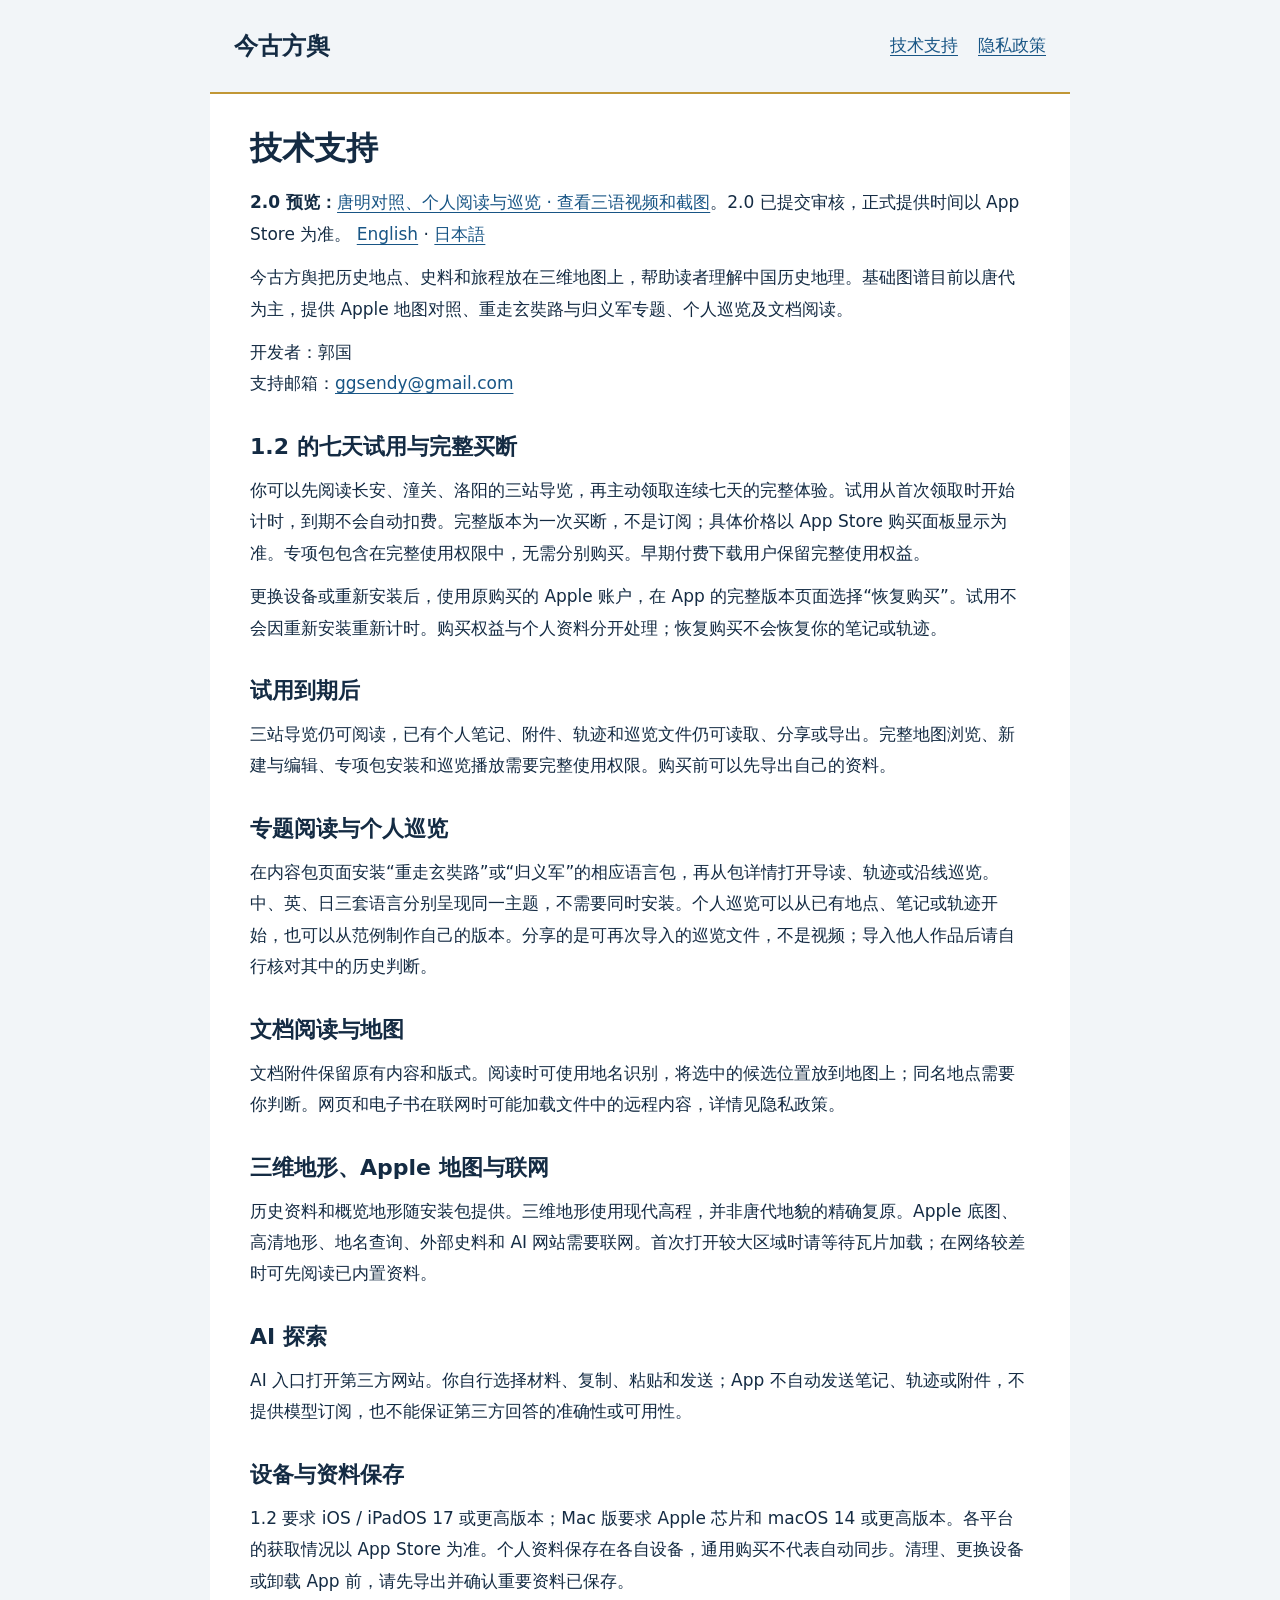
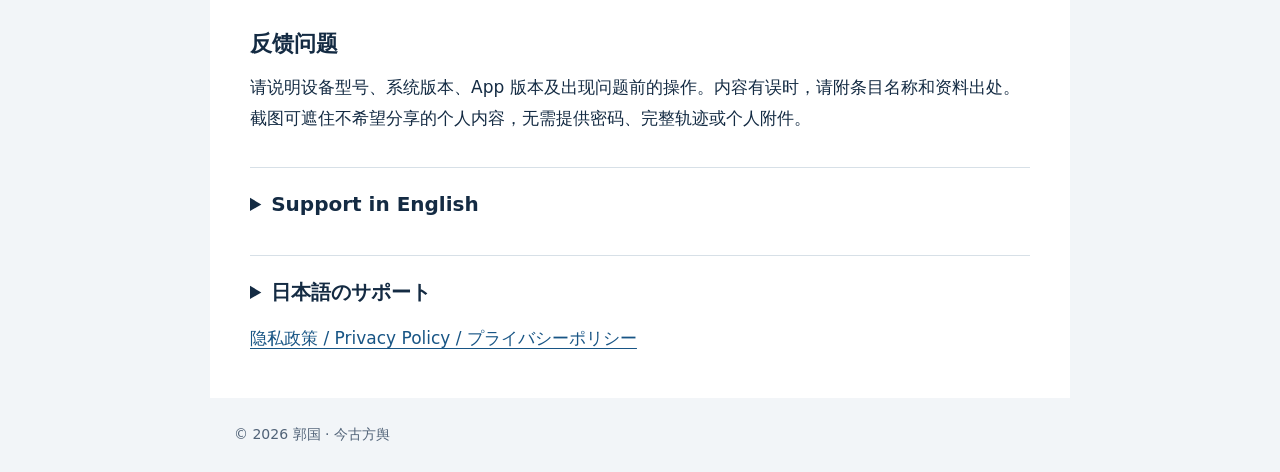
<file: index.html>
<!doctype html>
<html lang="zh-Hans"><head><meta charset="utf-8"><meta name="viewport" content="width=device-width,initial-scale=1"><title>今古方舆 · 技术支持</title><meta name="description" content="今古方舆历史地图、专题阅读、个人巡览与七天试用的使用帮助。"><link rel="stylesheet" href="style.css"></head>
<body><header><strong>今古方舆</strong><nav aria-label="网站导航"><a href="index.html" aria-current="page">技术支持</a><a href="privacy.html">隐私政策</a></nav></header><main>
<h1>技术支持</h1><p><strong>2.0 预览：</strong><a href="v2.html?lang=zh-Hans">唐明对照、个人阅读与巡览 · 查看三语视频和截图</a>。2.0 已提交审核，正式提供时间以 App Store 为准。 <a href="v2.html?lang=en">English</a> · <a href="v2.html?lang=ja">日本語</a></p>
<p>今古方舆把历史地点、史料和旅程放在三维地图上，帮助读者理解中国历史地理。基础图谱目前以唐代为主，提供 Apple 地图对照、重走玄奘路与归义军专题、个人巡览及文档阅读。</p>
<p>开发者：郭国<br>支持邮箱：<a href="mailto:ggsendy@gmail.com">ggsendy@gmail.com</a></p>
<h2>1.2 的七天试用与完整买断</h2><p>你可以先阅读长安、潼关、洛阳的三站导览，再主动领取连续七天的完整体验。试用从首次领取时开始计时，到期不会自动扣费。完整版本为一次买断，不是订阅；具体价格以 App Store 购买面板显示为准。专项包包含在完整使用权限中，无需分别购买。早期付费下载用户保留完整使用权益。</p>
<p>更换设备或重新安装后，使用原购买的 Apple 账户，在 App 的完整版本页面选择“恢复购买”。试用不会因重新安装重新计时。购买权益与个人资料分开处理；恢复购买不会恢复你的笔记或轨迹。</p>
<h2>试用到期后</h2><p>三站导览仍可阅读，已有个人笔记、附件、轨迹和巡览文件仍可读取、分享或导出。完整地图浏览、新建与编辑、专项包安装和巡览播放需要完整使用权限。购买前可以先导出自己的资料。</p>
<h2>专题阅读与个人巡览</h2><p>在内容包页面安装“重走玄奘路”或“归义军”的相应语言包，再从包详情打开导读、轨迹或沿线巡览。中、英、日三套语言分别呈现同一主题，不需要同时安装。个人巡览可以从已有地点、笔记或轨迹开始，也可以从范例制作自己的版本。分享的是可再次导入的巡览文件，不是视频；导入他人作品后请自行核对其中的历史判断。</p>
<h2>文档阅读与地图</h2><p>文档附件保留原有内容和版式。阅读时可使用地名识别，将选中的候选位置放到地图上；同名地点需要你判断。网页和电子书在联网时可能加载文件中的远程内容，详情见隐私政策。</p>
<h2>三维地形、Apple 地图与联网</h2><p>历史资料和概览地形随安装包提供。三维地形使用现代高程，并非唐代地貌的精确复原。Apple 底图、高清地形、地名查询、外部史料和 AI 网站需要联网。首次打开较大区域时请等待瓦片加载；在网络较差时可先阅读已内置资料。</p>
<h2>AI 探索</h2><p>AI 入口打开第三方网站。你自行选择材料、复制、粘贴和发送；App 不自动发送笔记、轨迹或附件，不提供模型订阅，也不能保证第三方回答的准确性或可用性。</p>
<h2>设备与资料保存</h2><p>1.2 要求 iOS / iPadOS 17 或更高版本；Mac 版要求 Apple 芯片和 macOS 14 或更高版本。各平台的获取情况以 App Store 为准。个人资料保存在各自设备，通用购买不代表自动同步。清理、更换设备或卸载 App 前，请先导出并确认重要资料已保存。</p>
<h2>反馈问题</h2><p>请说明设备型号、系统版本、App 版本及出现问题前的操作。内容有误时，请附条目名称和资料出处。截图可遮住不希望分享的个人内容，无需提供密码、完整轨迹或个人附件。</p>
<details lang="en"><summary>Support in English</summary>
<p>Jinggu Fangyu connects Chinese history with places, sources and journeys on a 3D map. The base atlas currently focuses on the Tang period. Xuanzang and Guiyi Army topic packs are available in Chinese, English and Japanese; some base-atlas sources and sections remain in Chinese.</p>
<p>Version 1.2 offers a free three-stop guide to Chang'an, Tongguan and Luoyang. You may actively claim a seven-day full-access trial. It runs for seven consecutive days from the original claim and does not automatically charge you. Full access is a one-time purchase, not a subscription. Topic packs are included. Earlier paid-app customers keep full access. Prices appear in the App Store purchase sheet.</p>
<p>To restore access, use the Apple Account used for the original purchase and choose Restore Purchases on the full-access screen. Reinstalling does not restart the trial. Restoring purchases does not restore personal files. After a trial ends, you can still read, share and export saved notes, attachments, tracks and tour files. Full map access, creating or editing content, installing packs and playing tours require full access.</p>
<p>Install the desired language of a topic pack from the content-pack screen. Open its notes, routes or tours from the pack details. Create personal tours from places, notes or tracks, or adapt an existing example. A shared tour is an importable file, not a rendered video. Check historical claims before adopting them.</p>
<p>Documents retain their original presentation. Optional place recognition helps you locate names while reading; you choose between ambiguous matches. Web and ebook files may load remote content when online. Historical materials and overview terrain are included in the app. Apple Maps, detailed terrain, place-name lookups and external websites need a connection. Terrain uses modern elevation data. AI exploration opens third-party websites, and you decide what to copy, paste and send.</p>
<p>Version 1.2 requires iOS / iPadOS 17 or later; the Mac app requires Apple silicon and macOS 14 or later. Platform availability is shown in the App Store. Personal files are stored on each device and do not automatically sync. Export important files before removing the app or changing devices.</p>
<p>Contact Guo Guo at <a href="mailto:ggsendy@gmail.com">ggsendy@gmail.com</a>. Include your device, OS and app version, the steps that caused the issue, and source references for content corrections. Do not send passwords or unrelated personal files.</p></details>
<details lang="ja"><summary>日本語のサポート</summary>
<p>今古方輿は、中国の歴史を場所・史料・旅程と結びつける3D地図アプリです。基本図譜は現在、唐代を中心に収録しています。玄奘と帰義軍のテーマ別パックは中国語・英語・日本語に対応します。基本図譜の一部の史料や欄には中国語が残ります。</p>
<p>1.2では長安・潼関・洛陽の3地点ガイドを無料で読めます。ご自身で開始すると、最初に受け取った日時から連続7日間、完全版を試用できます。終了時の自動課金はありません。完全版は買い切りで、定期購読ではありません。テーマ別パックも含まれます。以前の有料版を購入した方は完全版を引き続き利用できます。価格はApp Storeの購入画面でご確認ください。</p>
<p>再インストールや端末変更後は、購入時のApple Accountで完全版の画面から「購入を復元」を選びます。再インストールしても試用期間は再開しません。購入の復元と個人資料の復元は別です。試用終了後も、保存済みのメモ・添付ファイル・軌跡・巡覧ファイルの閲覧、共有、書き出しは可能です。完全な地図操作、新規作成・編集、パックの追加、巡覧の再生には完全版の利用権が必要です。</p>
<p>コンテンツパックの画面で玄奘または帰義軍の言語を選び、追加したパックの詳細から解説・軌跡・巡覧を開きます。個人巡覧は場所、メモ、軌跡から作成でき、既存の例を編集することもできます。共有するのは再読み込みできるファイルであり、動画ではありません。歴史的な判断は利用者ご自身で確認してください。</p>
<p>文書は元の内容と体裁を保って表示します。閲覧中の地名認識は任意で、同名候補はご自身で選びます。ウェブ文書や電子書籍はオンライン時に外部コンテンツを読み込む場合があります。歴史資料と広域地形はアプリに含まれ、Appleの地図、詳細地形、地名検索、外部サイトは通信が必要です。地形は現在の標高に基づきます。AI探索は第三者のサイトを開く機能で、コピー・貼り付け・送信は利用者が行います。</p>
<p>1.2はiOS / iPadOS 17以降、Mac版はAppleシリコンとmacOS 14以降に対応します。配信状況はApp Storeでご確認ください。個人資料は各端末に保存され、自動同期されません。端末変更や削除の前に、大切な資料を書き出してください。</p>
<p>お問い合わせは郭国：<a href="mailto:ggsendy@gmail.com">ggsendy@gmail.com</a>。機種、OS・アプリのバージョン、問題が起きた操作をお知らせください。内容の訂正には項目名と出典を添えてください。パスワードや不要な個人資料は送らないでください。</p></details>
<p><a href="privacy.html">隐私政策 / Privacy Policy / プライバシーポリシー</a></p>
</main><footer>© 2026 郭国 · 今古方舆</footer></body></html>
</file>
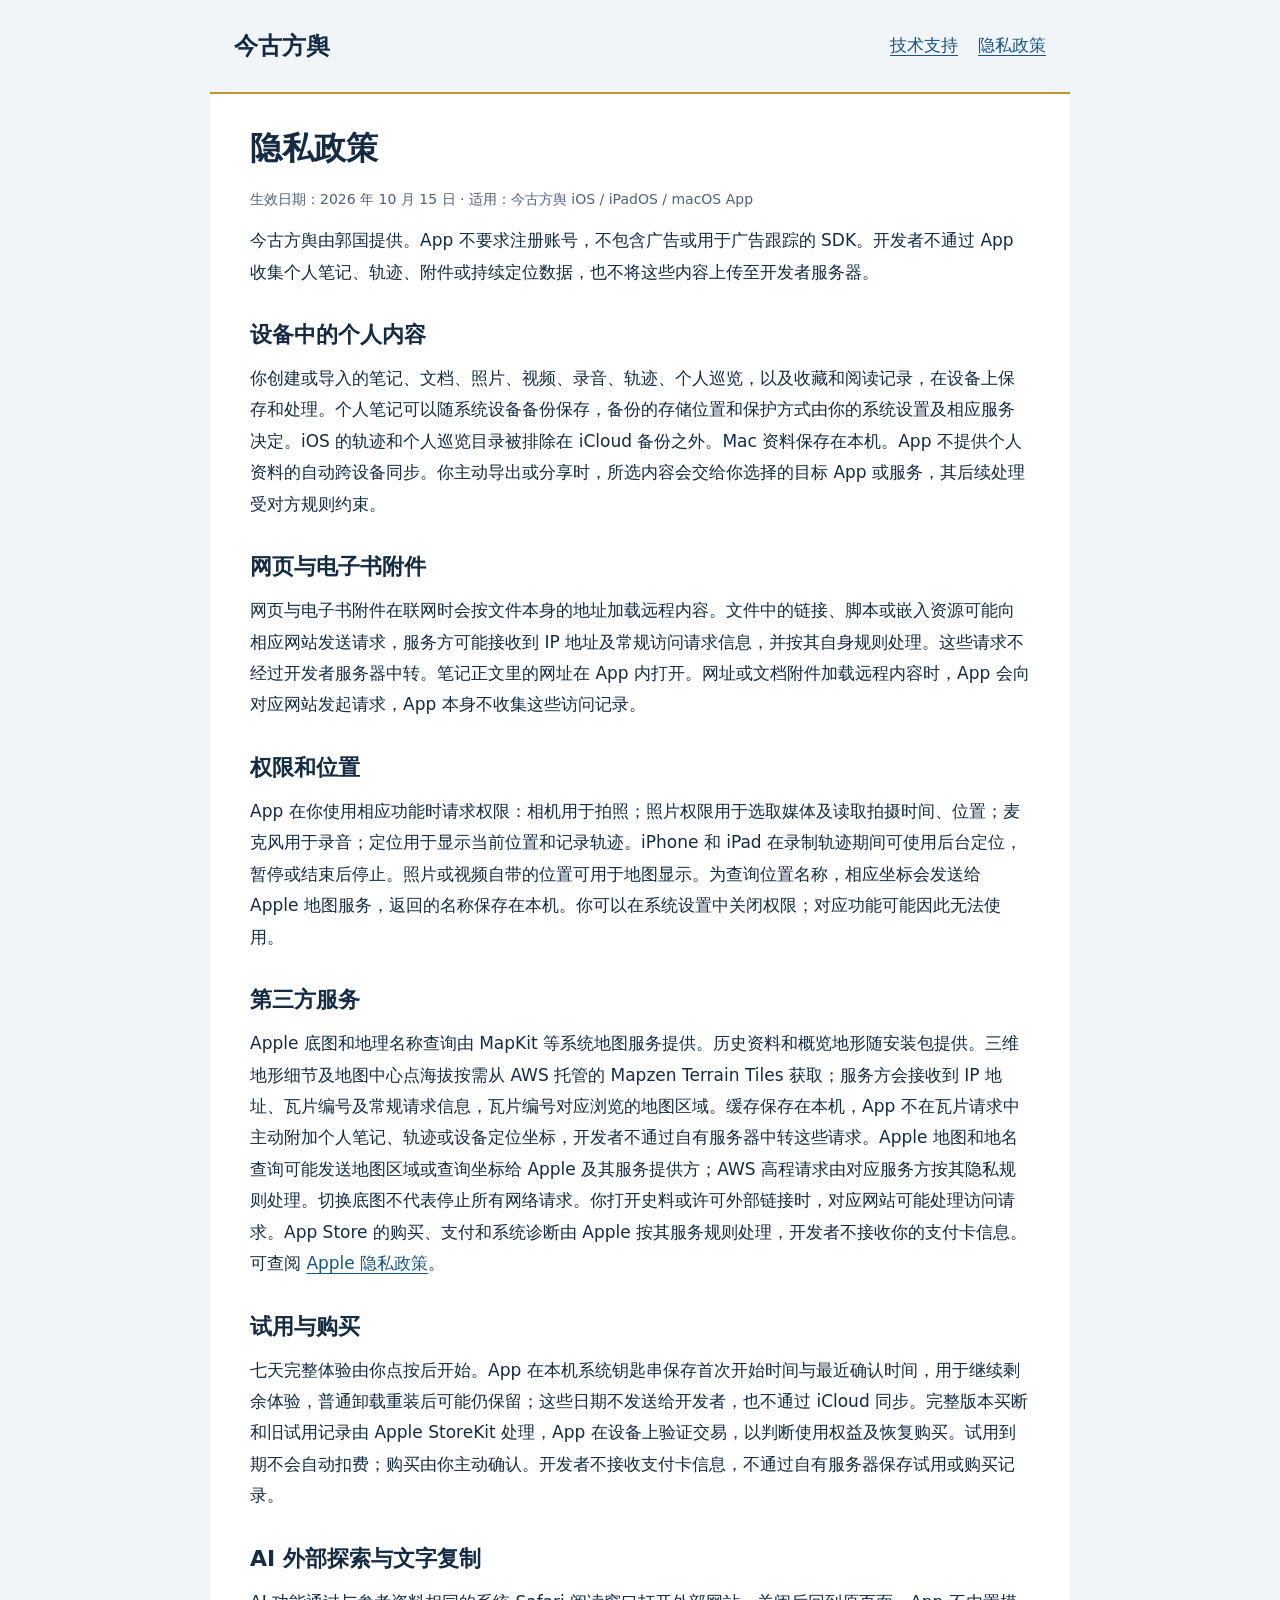
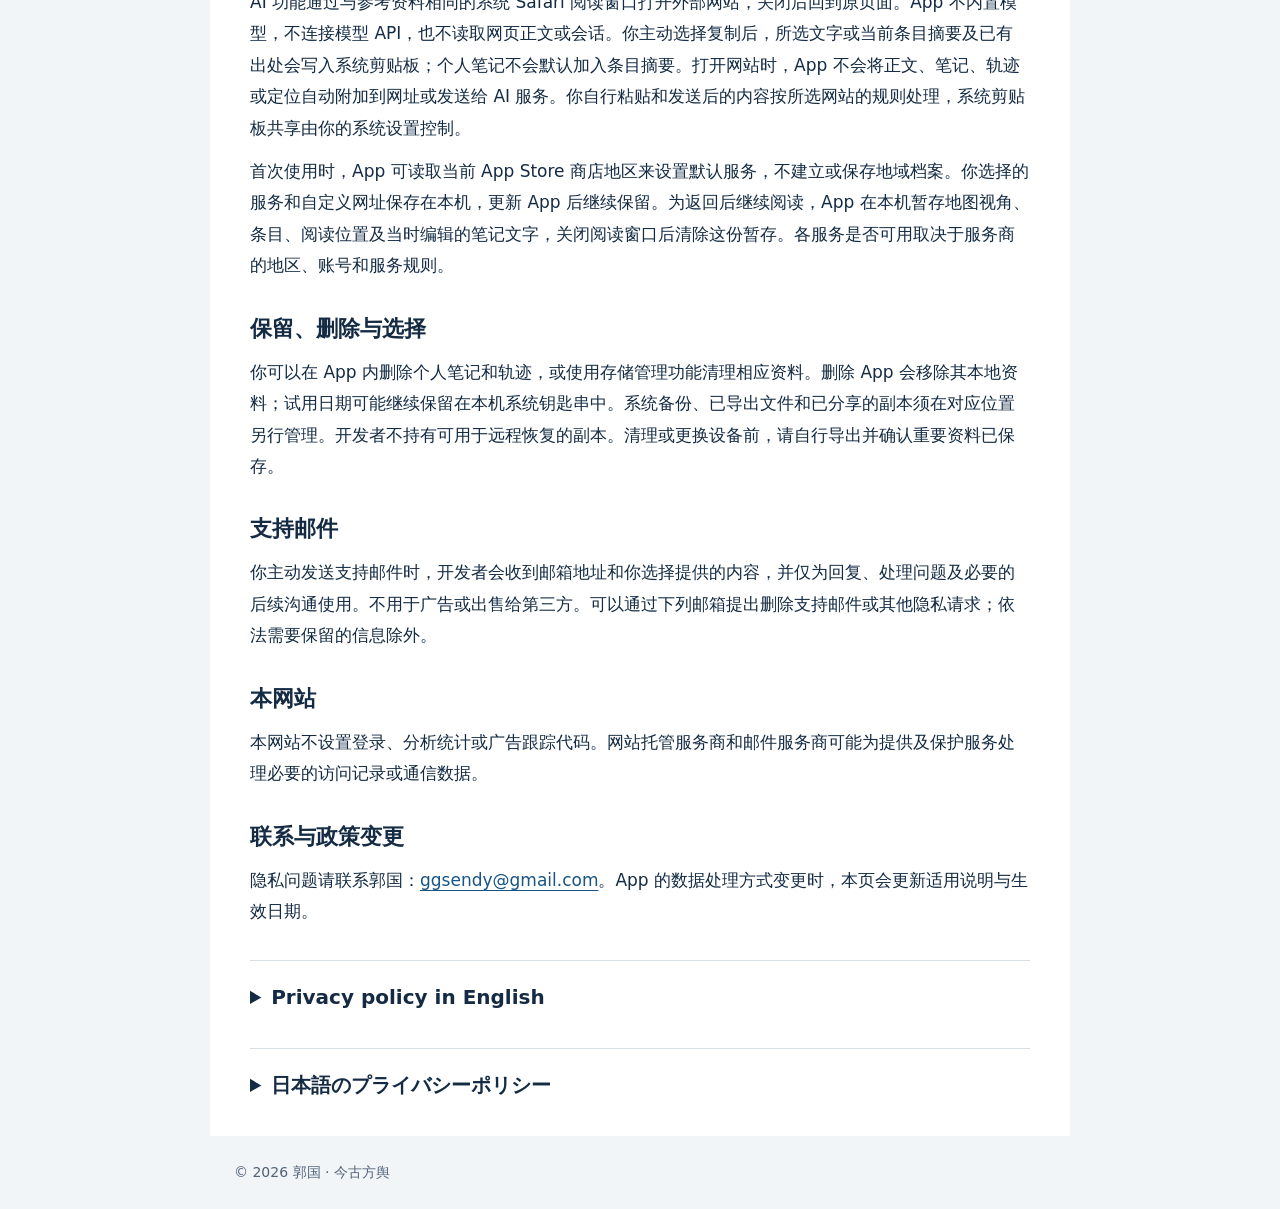
<file: privacy.html>
<!doctype html><html lang="zh-Hans"><head><meta charset="utf-8"><meta name="viewport" content="width=device-width,initial-scale=1"><title>今古方舆 · 隐私政策</title><meta name="description" content="今古方舆对个人笔记、轨迹、附件和设备权限的处理说明。"><link rel="stylesheet" href="style.css"></head><body><header><strong>今古方舆</strong><nav aria-label="网站导航"><a href="index.html">技术支持</a><a href="privacy.html" aria-current="page">隐私政策</a></nav></header><main><h1>隐私政策</h1><p class="meta">生效日期：2026 年 10 月 15 日 · 适用：今古方舆 iOS / iPadOS / macOS App</p><p>今古方舆由郭国提供。App 不要求注册账号，不包含广告或用于广告跟踪的 SDK。开发者不通过 App 收集个人笔记、轨迹、附件或持续定位数据，也不将这些内容上传至开发者服务器。</p><h2>设备中的个人内容</h2><p>你创建或导入的笔记、文档、照片、视频、录音、轨迹、个人巡览，以及收藏和阅读记录，在设备上保存和处理。个人笔记可以随系统设备备份保存，备份的存储位置和保护方式由你的系统设置及相应服务决定。iOS 的轨迹和个人巡览目录被排除在 iCloud 备份之外。Mac 资料保存在本机。App 不提供个人资料的自动跨设备同步。你主动导出或分享时，所选内容会交给你选择的目标 App 或服务，其后续处理受对方规则约束。</p><h2>网页与电子书附件</h2><p>网页与电子书附件在联网时会按文件本身的地址加载远程内容。文件中的链接、脚本或嵌入资源可能向相应网站发送请求，服务方可能接收到 IP 地址及常规访问请求信息，并按其自身规则处理。这些请求不经过开发者服务器中转。笔记正文里的网址在 App 内打开。网址或文档附件加载远程内容时，App 会向对应网站发起请求，App 本身不收集这些访问记录。</p><h2>权限和位置</h2><p>App 在你使用相应功能时请求权限：相机用于拍照；照片权限用于选取媒体及读取拍摄时间、位置；麦克风用于录音；定位用于显示当前位置和记录轨迹。iPhone 和 iPad 在录制轨迹期间可使用后台定位，暂停或结束后停止。照片或视频自带的位置可用于地图显示。为查询位置名称，相应坐标会发送给 Apple 地图服务，返回的名称保存在本机。你可以在系统设置中关闭权限；对应功能可能因此无法使用。</p><h2>第三方服务</h2><p>Apple 底图和地理名称查询由 MapKit 等系统地图服务提供。历史资料和概览地形随安装包提供。三维地形细节及地图中心点海拔按需从 AWS 托管的 Mapzen Terrain Tiles 获取；服务方会接收到 IP 地址、瓦片编号及常规请求信息，瓦片编号对应浏览的地图区域。缓存保存在本机，App 不在瓦片请求中主动附加个人笔记、轨迹或设备定位坐标，开发者不通过自有服务器中转这些请求。Apple 地图和地名查询可能发送地图区域或查询坐标给 Apple 及其服务提供方；AWS 高程请求由对应服务方按其隐私规则处理。切换底图不代表停止所有网络请求。你打开史料或许可外部链接时，对应网站可能处理访问请求。App Store 的购买、支付和系统诊断由 Apple 按其服务规则处理，开发者不接收你的支付卡信息。可查阅 <a href="https://www.apple.com/legal/privacy/">Apple 隐私政策</a>。</p><h2>试用与购买</h2><p>七天完整体验由你点按后开始。App 在本机系统钥匙串保存首次开始时间与最近确认时间，用于继续剩余体验，普通卸载重装后可能仍保留；这些日期不发送给开发者，也不通过 iCloud 同步。完整版本买断和旧试用记录由 Apple StoreKit 处理，App 在设备上验证交易，以判断使用权益及恢复购买。试用到期不会自动扣费；购买由你主动确认。开发者不接收支付卡信息，不通过自有服务器保存试用或购买记录。</p><h2>AI 外部探索与文字复制</h2><p>AI 功能通过与参考资料相同的系统 Safari 阅读窗口打开外部网站，关闭后回到原页面。App 不内置模型，不连接模型 API，也不读取网页正文或会话。你主动选择复制后，所选文字或当前条目摘要及已有出处会写入系统剪贴板；个人笔记不会默认加入条目摘要。打开网站时，App 不会将正文、笔记、轨迹或定位自动附加到网址或发送给 AI 服务。你自行粘贴和发送后的内容按所选网站的规则处理，系统剪贴板共享由你的系统设置控制。</p><p>首次使用时，App 可读取当前 App Store 商店地区来设置默认服务，不建立或保存地域档案。你选择的服务和自定义网址保存在本机，更新 App 后继续保留。为返回后继续阅读，App 在本机暂存地图视角、条目、阅读位置及当时编辑的笔记文字，关闭阅读窗口后清除这份暂存。各服务是否可用取决于服务商的地区、账号和服务规则。</p><h2>保留、删除与选择</h2><p>你可以在 App 内删除个人笔记和轨迹，或使用存储管理功能清理相应资料。删除 App 会移除其本地资料；试用日期可能继续保留在本机系统钥匙串中。系统备份、已导出文件和已分享的副本须在对应位置另行管理。开发者不持有可用于远程恢复的副本。清理或更换设备前，请自行导出并确认重要资料已保存。</p><h2>支持邮件</h2><p>你主动发送支持邮件时，开发者会收到邮箱地址和你选择提供的内容，并仅为回复、处理问题及必要的后续沟通使用。不用于广告或出售给第三方。可以通过下列邮箱提出删除支持邮件或其他隐私请求；依法需要保留的信息除外。</p><h2>本网站</h2><p>本网站不设置登录、分析统计或广告跟踪代码。网站托管服务商和邮件服务商可能为提供及保护服务处理必要的访问记录或通信数据。</p><h2>联系与政策变更</h2><p>隐私问题请联系郭国：<a href="mailto:ggsendy@gmail.com">ggsendy@gmail.com</a>。App 的数据处理方式变更时，本页会更新适用说明与生效日期。</p><details lang="en"><summary>Privacy policy in English</summary><p>Effective October 15, 2026. This policy covers the iOS, iPadOS and macOS apps. Jinggu Fangyu is provided by Guo Guo. No account is required. The app has no ads or advertising tracking SDKs. It does not upload personal notes, tracks, attachments or ongoing location records to developer servers.</p><p>Your notes, imported documents, media, tracks, personal tours, bookmarks and reading history are stored and processed on your device. Notes may be included in system device backups under your system and service settings. On iOS, the tracks and personal tours directories are excluded from iCloud backup. Mac data is stored locally. The app does not automatically sync personal data across devices. Files you choose to export or share are handled by the destination app or service.</p><p>When online, web and ebook attachments may load remote content from addresses contained in the files. Links, scripts or embedded resources in a file may send requests to the relevant websites. Those providers may receive your IP address and normal request information and handle them under their own policies. These requests are not relayed through developer servers. Web addresses in note text open inside the app. When a web address or document attachment loads remote content, the app sends requests to the relevant websites. The app itself does not collect a record of these visits.</p><p>Camera, photo library, microphone and location permissions are requested for the related functions. Location supports showing your position and recording tracks, including background recording on iPhone and iPad while a track is active. Recording pauses or ends when you choose those actions. Media may contain capture dates and locations. Coordinates are sent to Apple Maps to look up place names, which are then stored locally. You can revoke permissions in system settings.</p><p>Apple MapKit and system map services provide Apple basemaps and place-name lookups. Historical materials and overview terrain are included with the app. Detailed terrain and map-center elevation use Mapzen Terrain Tiles hosted on AWS. The provider receives the IP address, tile identifiers and normal request information; tile identifiers correspond to the viewed map area. Cached data stays on the device. The app does not add personal notes, tracks or device location coordinates to tile requests, and the developer does not relay them through developer servers. Apple map and place-name requests may include map regions or lookup coordinates. Each provider handles requests under its own privacy rules. Switching basemaps does not stop all network requests. External source links lead to websites with their own policies. Apple handles App Store purchases, payments and system diagnostics; the developer does not receive payment card details. See <a href="https://www.apple.com/legal/privacy/">Apple's Privacy Policy</a>.</p><p>The seven-day trial starts when you tap to activate it. The app stores the original start date and the latest observed date in the system keychain on this device to preserve the remaining trial. These dates may remain after uninstalling and reinstalling the app. They are not sent to the developer or synced through iCloud. Apple StoreKit handles the one-time full unlock and earlier trial transactions, which the app verifies on your device to determine access and restore purchases. The trial never charges automatically. Purchases require your action. The developer does not receive payment card details or store trial or purchase records on developer servers.</p><p>AI exploration opens external websites in the same system Safari reading window used for source references. Closing the window returns to the previous page. The app does not include a model, connect to model APIs, or read webpage content or conversations. Only when you choose to copy does the app place selected text, or the current entry summary and existing source references, on the system clipboard. Personal notes are not included in entry summaries by default. Opening a website does not automatically send or add text, notes, tracks, or location to its URL. Content you paste and send is handled under that website’s rules. System clipboard sharing follows your system settings.</p><p>On first use, the current App Store storefront may be used to choose an initial service; no regional profile is created or stored. Your service choice and custom URL are saved locally and retained across app updates. To resume reading after returning, the app temporarily saves the map view, current entry, reading position, and text of a note being edited on the device, and clears that temporary record when the reading window closes. Service availability depends on each provider’s regional, account, and service rules.</p><p>You can delete notes and tracks or use the app's storage controls. Deleting the app removes local app data, but trial dates may remain in the local system keychain. Manage backups, exported files and shared copies separately. The developer cannot restore your data from a server. Export important information before removing the app or changing devices.</p><p>If you email support, the developer receives your email address and the information you choose to send, and uses it to respond and resolve the issue, not for advertising or sale. Contact <a href="mailto:ggsendy@gmail.com">ggsendy@gmail.com</a> to request deletion of support correspondence or ask privacy questions, subject to applicable retention obligations. This website has no login, analytics or advertising tracking code. Hosting and email providers may process necessary service and security records. This page will be updated if the app's data practices change.</p></details><details lang="ja"><summary>日本語のプライバシーポリシー</summary><p>2026年10月15日施行。iOS、iPadOS、macOS版に適用されます。今古方輿の提供者は郭国です。アカウント登録は不要で、広告や広告追跡SDKはありません。メモ、軌跡、添付ファイル、継続的な位置記録を開発者のサーバーに送信することはありません。</p><p>メモ、読み込んだ文書、写真・動画・録音、軌跡、個人巡覧、ブックマーク、閲覧履歴は端末で保存・処理されます。メモはシステム設定に応じて端末バックアップに含まれる場合があります。iOSの軌跡と個人巡覧フォルダはiCloudバックアップの対象外です。Macの資料は端末に保存されます。個人資料を端末間で自動同期する機能はありません。自分で書き出したり共有したりした資料には、送信先のサービスの規則が適用されます。</p><p>ウェブ文書や電子書籍の添付ファイルは、オンライン時にファイル内のアドレスから外部コンテンツを読み込むことがあります。リンク、スクリプト、埋め込みリソースが各サイトへリクエストを送信し、提供者がIPアドレスや通常のアクセス情報を受け取る場合があります。各提供者の規則が適用され、開発者のサーバーでは中継しません。メモ本文のウェブアドレスはApp内で開きます。ウェブアドレスや文書の添付ファイルが外部コンテンツを読み込むときは、各サイトへリクエストが送信されます。App自体はこれらのアクセス記録を収集しません。</p><p>カメラ、写真、マイク、位置情報の権限は対応する機能の利用時に求めます。位置情報は現在地表示と軌跡記録に使い、iPhoneとiPadでは記録中にバックグラウンドでも利用できます。一時停止・終了後は記録のための位置取得を停止します。写真や動画の撮影日時・位置を読み取る場合があります。地名を調べる際は座標をAppleの地図サービスへ送り、返された地名を端末に保存します。権限はシステム設定で変更できます。</p><p>Appleの背景地図と地名検索にはMapKitなどのシステムサービスを利用します。歴史資料と広域地形はアプリに含まれます。詳細な地形と地図中心点の標高にはAWS上のMapzen Terrain Tilesを利用します。事業者はIPアドレス、タイル識別子、通常のリクエスト情報を受け取ります。タイル識別子は閲覧中の地図範囲に対応します。キャッシュは端末に保存され、個人メモ、軌跡、端末の位置座標をタイルリクエストに追加しません。開発者のサーバーで中継することもありません。Appleの地図・地名検索には地図範囲や検索座標が含まれる場合があり、各事業者がそれぞれのプライバシー規則に従って処理します。背景地図を切り替えても、すべての通信が止まるわけではありません。外部の史料リンクには各サイトの規則が適用されます。App Storeの購入・決済・システム診断はAppleが扱い、開発者は決済カード情報を受け取りません。<a href="https://www.apple.com/legal/privacy/">Appleのプライバシーポリシー</a>もご確認ください。</p><p>7日間の全機能体験は、開始ボタンをタップすると始まります。残りの期間を引き継ぐため、最初の開始日時と最後に確認した日時を、この端末のシステムキーチェーンに保存します。この記録はアプリを削除して再インストールした後も残る場合があります。開発者への送信やiCloudでの同期は行いません。完全版の買い切りと旧方式の体験取引はApple StoreKitで扱い、端末上で検証して利用権の判定と購入の復元に使用します。体験終了時の自動課金はなく、購入にはご自身の操作が必要です。開発者は決済カード情報を受け取らず、開発者のサーバーに体験や購入の記録を保存しません。</p><p>AI機能は参考資料と同じシステムのSafari閲覧画面で外部ウェブサイトを開きます。閉じると元の画面に戻ります。モデルを内蔵せず、モデルAPIに接続したり、ウェブページの本文や会話を読み取ったりすることはありません。コピーを選んだときに限り、選択した文章または現在の項目の概要と既存の出典をシステムのクリップボードに保存します。個人メモは項目の概要に自動で含めません。ウェブサイトを開く際に、本文、メモ、軌跡、位置情報をURLに付加したり、AIサービスへ自動送信したりすることはありません。ご自身で貼り付けて送信した内容には送信先サイトの規則が適用され、クリップボードの共有はシステム設定に従います。</p><p>初回利用時には、現在のApp Storeの地域を参照して初期サービスを選ぶ場合がありますが、地域に関する利用者情報は作成・保存しません。選んだサービスと任意のURLは端末に保存され、アプリ更新後も維持されます。戻った後に閲覧を続けられるよう、地図の視点、項目、閲覧位置、編集中のメモの文章を端末に一時保存し、閲覧画面を閉じた際にその一時記録を削除します。サービスの利用可否は各事業者の地域、アカウント、利用規則によります。</p><p>メモや軌跡はアプリ内で削除できます。アプリを削除するとローカル資料は失われますが、体験期間の日付は端末のシステムキーチェーンに残る場合があります。バックアップ、書き出した資料、共有済みのコピーはそれぞれの保存先で管理してください。開発者に復元用のコピーはありません。</p><p>サポートメールを送ると、開発者はメールアドレスと送信内容を受け取り、対応に必要な範囲で使用します。広告や販売には利用しません。プライバシーに関する質問やメールの削除依頼は <a href="mailto:ggsendy@gmail.com">ggsendy@gmail.com</a> へご連絡ください。法令上の保存義務がある情報は除きます。本サイトにはログイン、アクセス解析、広告追跡のコードはありません。ホスティングやメールの提供者が、サービス運用と保護に必要な記録を処理する場合があります。データの取扱いが変わる場合は本ページを更新します。</p></details></main><footer>© 2026 郭国 · 今古方舆</footer></body></html>
</file>
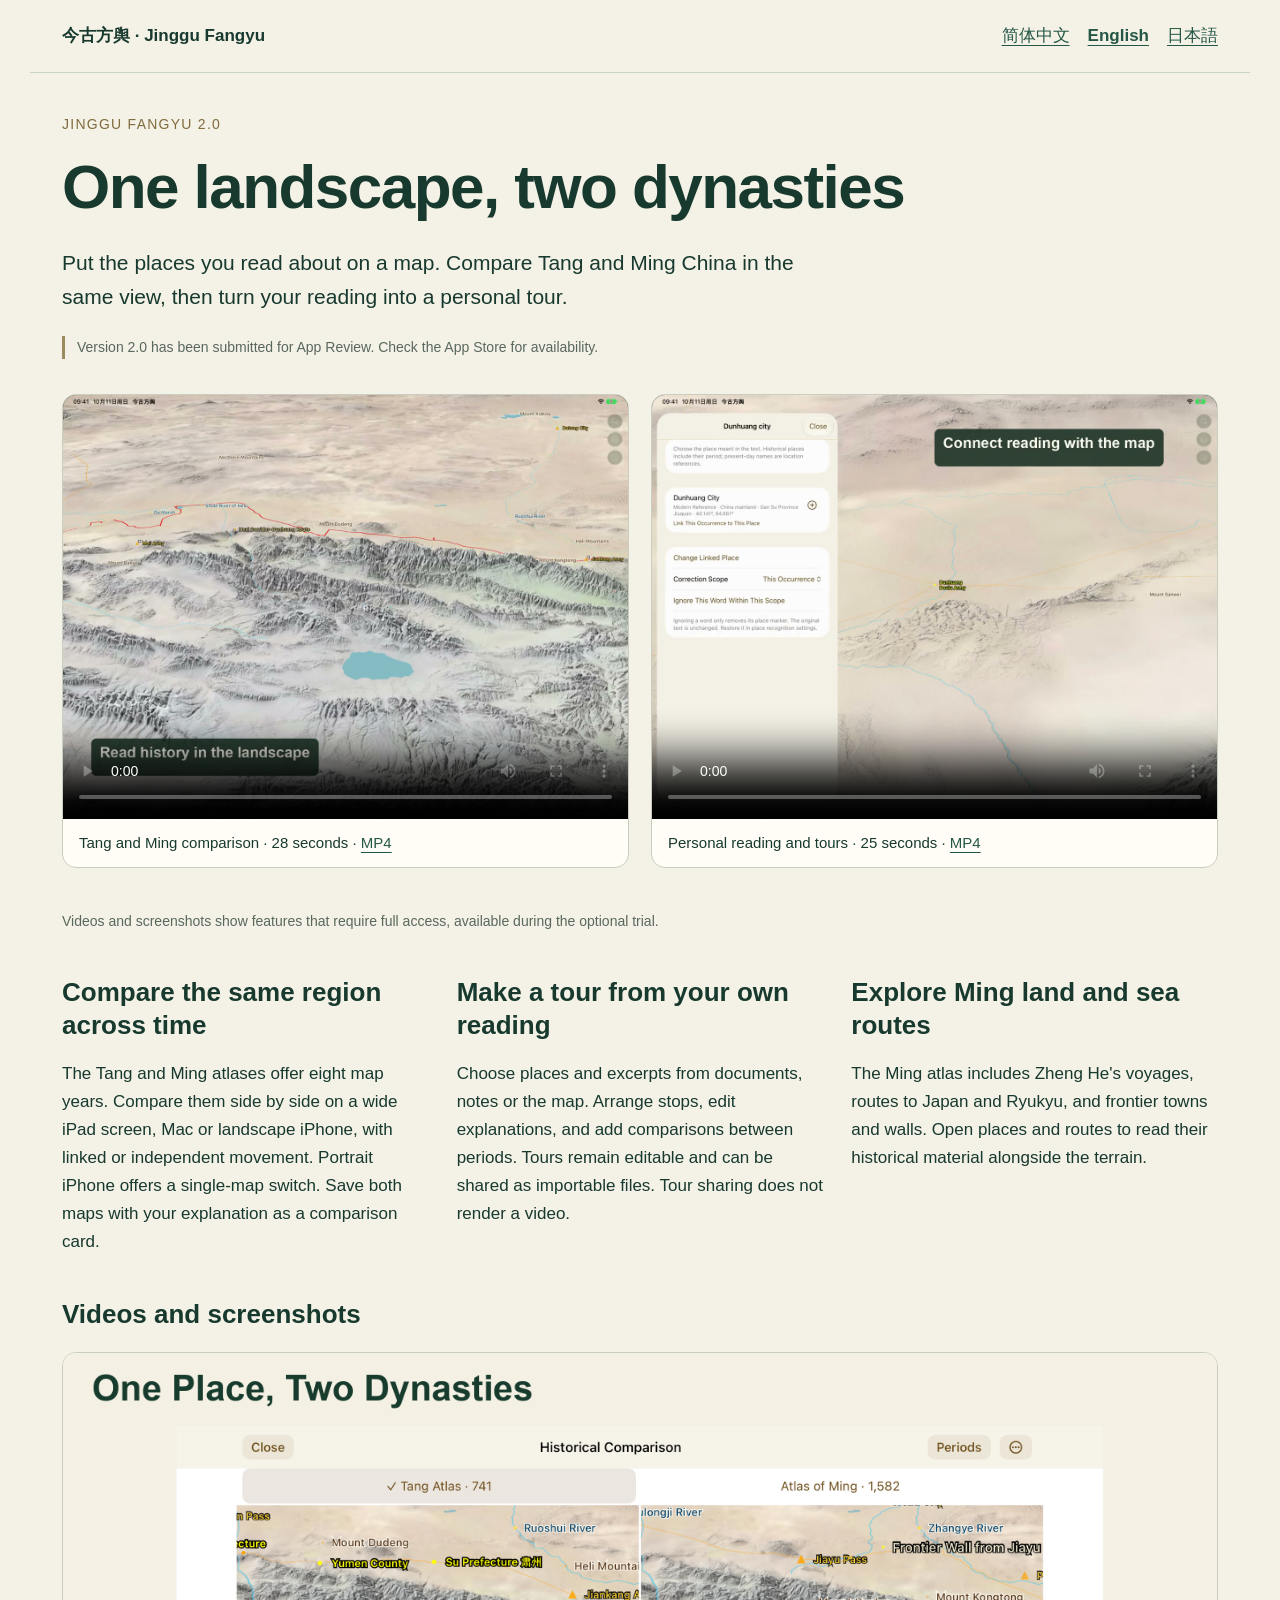
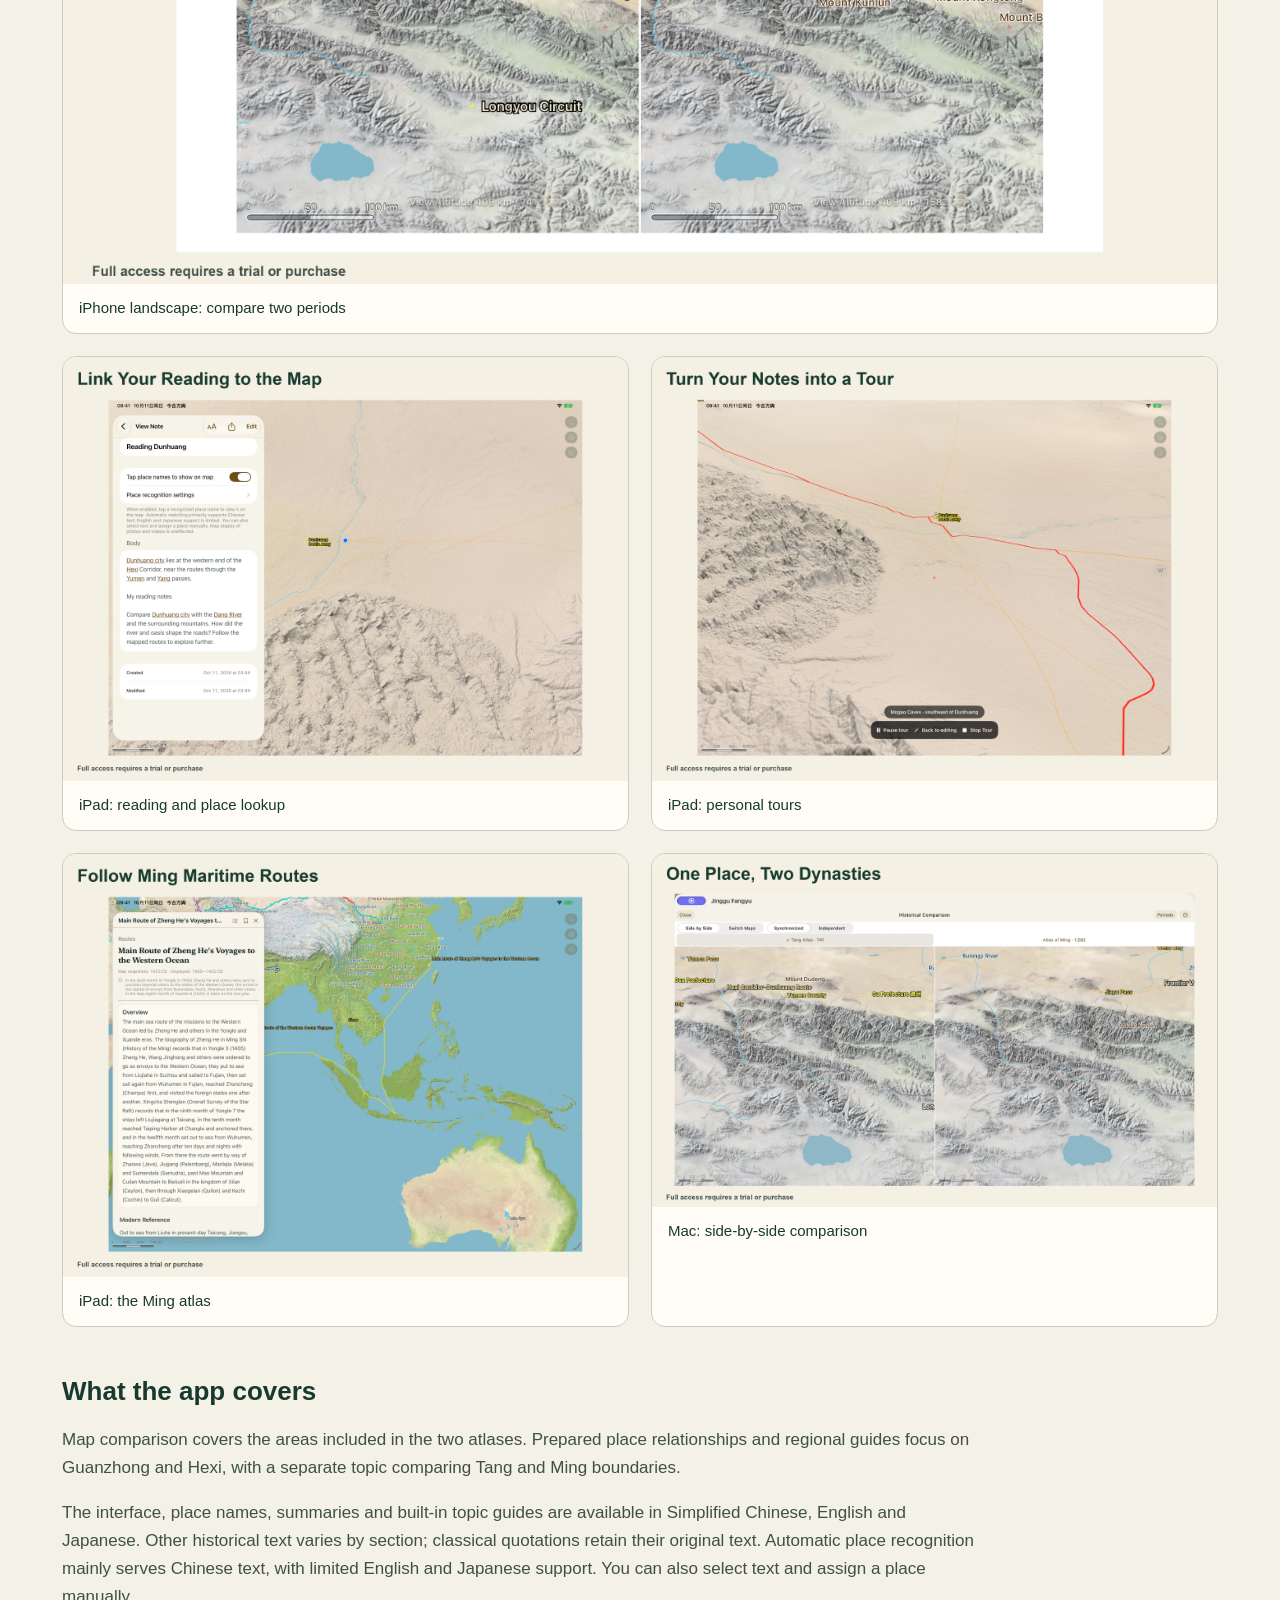
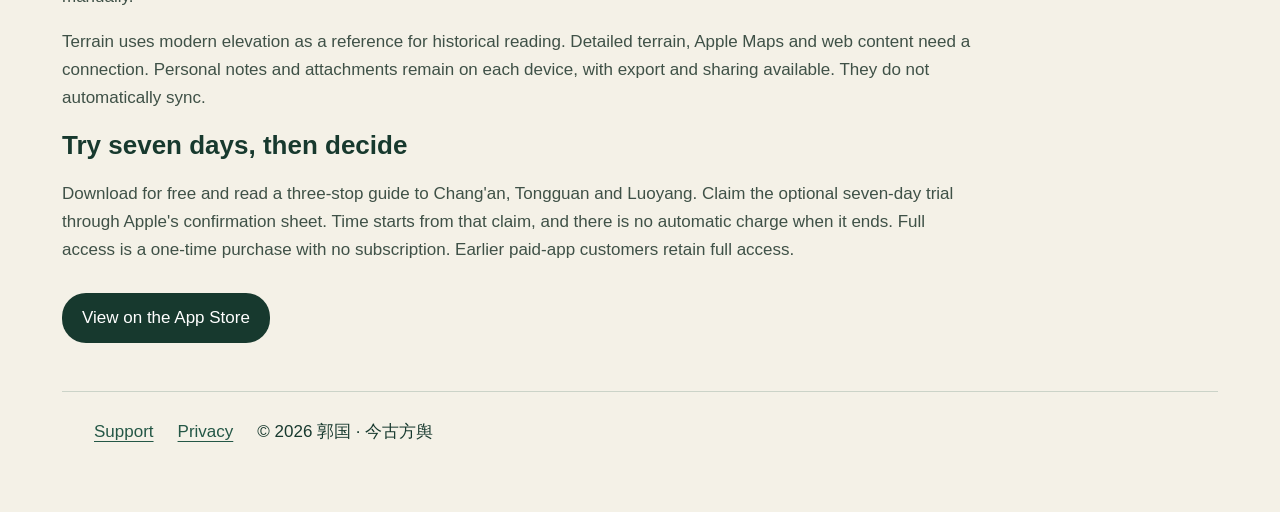
<file: v2.html>
<!doctype html><html lang="en"><head><meta charset="utf-8">
<meta name="viewport" content="width=device-width,initial-scale=1">
<title>Jinggu Fangyu 2.0 · Tang and Ming Maps</title>
<meta name="description" content="Compare Tang and Ming China on a 3D map. Read your own documents and build personal tours. Videos and screenshots in Chinese, English and Japanese.">
<style>*{box-sizing:border-box}body{margin:0;background:#f4f1e7;color:#17392e;font:17px/1.65 -apple-system,BlinkMacSystemFont,"Segoe UI",sans-serif}a{color:#245746;text-underline-offset:4px}header{max-width:1220px;margin:auto;padding:22px 32px;display:flex;align-items:center;justify-content:space-between;gap:20px;border-bottom:1px solid #cbd3c8}nav{display:flex;gap:18px;flex-wrap:wrap}nav a[aria-current=page]{font-weight:700}main{max-width:1220px;margin:auto;padding:40px 32px}h1{font-size:clamp(32px,5vw,62px);line-height:1.12;max-width:850px;letter-spacing:-.025em;margin:16px 0 24px}h2{font-size:26px;line-height:1.3;margin:0 0 15px}.eyebrow{font-size:14px;letter-spacing:.09em;color:#806c3d}.intro{font-size:21px;max-width:780px}.status{font-size:14px;color:#59685e;border-left:3px solid #9c8b5f;padding-left:12px}.hero{margin-bottom:35px}.features{display:grid;grid-template-columns:repeat(3,minmax(0,1fr));gap:28px;margin:42px 0}.features p{margin-bottom:0}.videos,.screens{display:grid;grid-template-columns:repeat(2,minmax(0,1fr));gap:22px;margin:20px 0 42px}figure{margin:0;border:1px solid #c9cec1;border-radius:14px;overflow:hidden;background:#fffdf6}video,img{display:block;width:100%;height:auto}video{aspect-ratio:4/3;background:#17392e}figcaption{padding:12px 16px;font-size:15px}.screens figure:first-child{grid-column:1/-1}.limits{max-width:920px;margin:48px 0}.limits p{color:#3f5147}.cta{display:inline-block;background:#17392e;color:white;padding:11px 20px;border-radius:24px;text-decoration:none;margin-top:12px}.small{font-size:14px;color:#59685e}.locale[hidden]{display:none}footer{padding:26px 32px;border-top:1px solid #cbd3c8;display:flex;gap:24px;flex-wrap:wrap}a:focus-visible,video:focus-visible{outline:3px solid #a16d2d;outline-offset:4px}@media(max-width:760px){header,main{padding:20px}header{align-items:flex-start;flex-direction:column}.features,.videos,.screens{grid-template-columns:1fr}.screens figure:first-child{grid-column:auto}.intro{font-size:19px}.features{gap:24px}}</style></head><body><header><strong>今古方舆 · Jinggu Fangyu</strong><nav aria-label="Language">
<a href="?lang=zh-Hans" data-language="zh-Hans">简体中文</a>
<a href="?lang=en" data-language="en">English</a>
<a href="?lang=ja" data-language="ja">日本語</a>
</nav></header><main>
<section class="locale" lang="zh-Hans" data-locale="zh-Hans" hidden><div class="hero"><div class="eyebrow">今古方舆 2.0</div><h1>在同一片山河中比较唐明</h1><p class="intro">读到一座城、一条路，把它放回地图。选择唐、明两个时期，在同一视野中查看地点，再把自己的阅读整理成巡览。</p><p class="status">2.0 已提交 App 审核。正式提供时间以 App Store 为准。</p></div>
<div class="videos">
<figure><video controls playsinline preload="metadata" poster="v2-media/zh-Hans-video-1.jpg" aria-label="唐明对照 · 28 秒"><source src="v2-media/zh-Hans-video-1.mp4" type="video/mp4"></video><figcaption>唐明对照 · 28 秒 · <a href="v2-media/zh-Hans-video-1.mp4" download>MP4</a></figcaption></figure>
<figure><video controls playsinline preload="metadata" poster="v2-media/zh-Hans-video-2.jpg" aria-label="自己的阅读与巡览 · 25 秒"><source src="v2-media/zh-Hans-video-2.mp4" type="video/mp4"></video><figcaption>自己的阅读与巡览 · 25 秒 · <a href="v2-media/zh-Hans-video-2.mp4" download>MP4</a></figcaption></figure>
</div><p class="small">视频与截图展示需完整使用权限的功能。可以领取试用后体验。</p><div class="features">
<article><h2>同一地区，比较两个年代</h2><p>唐、明两卷提供八个地图年份。iPad 宽屏、Mac 和 iPhone 横屏可左右并排，同步移动或分别取景；iPhone 竖屏可切换查看。保存两个时期的地图与自己的说明，分享一张对照卡片。</p></article>
<article><h2>把阅读变成自己的巡览</h2><p>从资料、笔记或地图中选入地点和摘录，调整站点与说明，再加入年代对照。巡览保持可编辑，也能分享为可再次导入的文件；这项分享不导出视频。</p></article>
<article><h2>明卷中的海陆交通</h2><p>明卷收录郑和下西洋航线、日本勘合贡道、琉球封贡航路，以及九边重镇与边墙注记。点开地点和线路，结合地形阅读其历史资料。</p></article>
</div><h2>实拍视频与截图</h2><div class="screens">
<figure><a href="v2-media/zh-Hans-image-1.png"><img src="v2-media/zh-Hans-image-1.png" alt="iPhone 横屏：比较两个年代" loading="lazy"></a><figcaption>iPhone 横屏：比较两个年代</figcaption></figure>
<figure><a href="v2-media/zh-Hans-image-2.png"><img src="v2-media/zh-Hans-image-2.png" alt="iPad：阅读与地名定位" loading="lazy"></a><figcaption>iPad：阅读与地名定位</figcaption></figure>
<figure><a href="v2-media/zh-Hans-image-3.png"><img src="v2-media/zh-Hans-image-3.png" alt="iPad：自己的巡览" loading="lazy"></a><figcaption>iPad：自己的巡览</figcaption></figure>
<figure><a href="v2-media/zh-Hans-image-4.png"><img src="v2-media/zh-Hans-image-4.png" alt="iPad：明卷" loading="lazy"></a><figcaption>iPad：明卷</figcaption></figure>
<figure><a href="v2-media/zh-Hans-image-5.png"><img src="v2-media/zh-Hans-image-5.png" alt="Mac：左右并排对照" loading="lazy"></a><figcaption>Mac：左右并排对照</figcaption></figure>
</div><section class="limits"><h2>内容与体验范围</h2>
<p>双图可比较两卷收录范围内的地区。整理好的地点关系和区域导读主要围绕关中、河西，另有唐明疆域界对照专题。</p>
<p>界面、地点名称与简介、内置专题导读提供简体中文、英语和日语。其他历史正文的语言覆盖因栏目而异，古籍引文保留原文。自动地名标注以中文资料为主，英日文支持有限，也可选中文字手动指定地点。</p>
<p>三维地形采用现代高程，供历史阅读参照。详细地形、Apple 地图和网页需要联网。个人笔记与附件保存在各自设备，可导出和分享，不会自动跨设备同步。</p>
<h2>七天体验，再决定是否买断</h2><p>App 免费下载，可先阅读长安、潼关、洛阳三站导览。点击“免费体验七天”后，由 Apple 确认领取并开始计时，到期不自动扣款。完整功能一次买断，无订阅。早期付费下载用户保留完整权益。</p><a class="cta" href="https://apps.apple.com/cn/app/id6807041874">在 App Store 查看</a></section><footer><a href="index.html">技术支持</a><a href="privacy.html">隐私政策</a><span>© 2026 郭国 · 今古方舆</span></footer></section>
<section class="locale" lang="en" data-locale="en"><div class="hero"><div class="eyebrow">JINGGU FANGYU 2.0</div><h1>One landscape, two dynasties</h1><p class="intro">Put the places you read about on a map. Compare Tang and Ming China in the same view, then turn your reading into a personal tour.</p><p class="status">Version 2.0 has been submitted for App Review. Check the App Store for availability.</p></div>
<div class="videos">
<figure><video controls playsinline preload="metadata" poster="v2-media/en-video-1.jpg" aria-label="Tang and Ming comparison · 28 seconds"><source src="v2-media/en-video-1.mp4" type="video/mp4"></video><figcaption>Tang and Ming comparison · 28 seconds · <a href="v2-media/en-video-1.mp4" download>MP4</a></figcaption></figure>
<figure><video controls playsinline preload="metadata" poster="v2-media/en-video-2.jpg" aria-label="Personal reading and tours · 25 seconds"><source src="v2-media/en-video-2.mp4" type="video/mp4"></video><figcaption>Personal reading and tours · 25 seconds · <a href="v2-media/en-video-2.mp4" download>MP4</a></figcaption></figure>
</div><p class="small">Videos and screenshots show features that require full access, available during the optional trial.</p><div class="features">
<article><h2>Compare the same region across time</h2><p>The Tang and Ming atlases offer eight map years. Compare them side by side on a wide iPad screen, Mac or landscape iPhone, with linked or independent movement. Portrait iPhone offers a single-map switch. Save both maps with your explanation as a comparison card.</p></article>
<article><h2>Make a tour from your own reading</h2><p>Choose places and excerpts from documents, notes or the map. Arrange stops, edit explanations, and add comparisons between periods. Tours remain editable and can be shared as importable files. Tour sharing does not render a video.</p></article>
<article><h2>Explore Ming land and sea routes</h2><p>The Ming atlas includes Zheng He&#x27;s voyages, routes to Japan and Ryukyu, and frontier towns and walls. Open places and routes to read their historical material alongside the terrain.</p></article>
</div><h2>Videos and screenshots</h2><div class="screens">
<figure><a href="v2-media/en-image-1.png"><img src="v2-media/en-image-1.png" alt="iPhone landscape: compare two periods" loading="lazy"></a><figcaption>iPhone landscape: compare two periods</figcaption></figure>
<figure><a href="v2-media/en-image-2.png"><img src="v2-media/en-image-2.png" alt="iPad: reading and place lookup" loading="lazy"></a><figcaption>iPad: reading and place lookup</figcaption></figure>
<figure><a href="v2-media/en-image-3.png"><img src="v2-media/en-image-3.png" alt="iPad: personal tours" loading="lazy"></a><figcaption>iPad: personal tours</figcaption></figure>
<figure><a href="v2-media/en-image-4.png"><img src="v2-media/en-image-4.png" alt="iPad: the Ming atlas" loading="lazy"></a><figcaption>iPad: the Ming atlas</figcaption></figure>
<figure><a href="v2-media/en-image-5.png"><img src="v2-media/en-image-5.png" alt="Mac: side-by-side comparison" loading="lazy"></a><figcaption>Mac: side-by-side comparison</figcaption></figure>
</div><section class="limits"><h2>What the app covers</h2>
<p>Map comparison covers the areas included in the two atlases. Prepared place relationships and regional guides focus on Guanzhong and Hexi, with a separate topic comparing Tang and Ming boundaries.</p>
<p>The interface, place names, summaries and built-in topic guides are available in Simplified Chinese, English and Japanese. Other historical text varies by section; classical quotations retain their original text. Automatic place recognition mainly serves Chinese text, with limited English and Japanese support. You can also select text and assign a place manually.</p>
<p>Terrain uses modern elevation as a reference for historical reading. Detailed terrain, Apple Maps and web content need a connection. Personal notes and attachments remain on each device, with export and sharing available. They do not automatically sync.</p>
<h2>Try seven days, then decide</h2><p>Download for free and read a three-stop guide to Chang&#x27;an, Tongguan and Luoyang. Claim the optional seven-day trial through Apple&#x27;s confirmation sheet. Time starts from that claim, and there is no automatic charge when it ends. Full access is a one-time purchase with no subscription. Earlier paid-app customers retain full access.</p><a class="cta" href="https://apps.apple.com/us/app/id6807041874">View on the App Store</a></section><footer><a href="index.html">Support</a><a href="privacy.html">Privacy</a><span>© 2026 郭国 · 今古方舆</span></footer></section>
<section class="locale" lang="ja" data-locale="ja" hidden><div class="hero"><div class="eyebrow">今古方輿 2.0</div><h1>同じ山河で、唐と明を見比べる</h1><p class="intro">本で読んだ町や道を、地図で確かめる。唐と明の二つの時期を同じ範囲で見比べ、読書の記録を自分の巡覧にまとめられます。</p><p class="status">2.0 は App の審査に提出済みです。配信状況は App Store でご確認ください。</p></div>
<div class="videos">
<figure><video controls playsinline preload="metadata" poster="v2-media/ja-video-1.jpg" aria-label="唐明の比較 · 28秒"><source src="v2-media/ja-video-1.mp4" type="video/mp4"></video><figcaption>唐明の比較 · 28秒 · <a href="v2-media/ja-video-1.mp4" download>MP4</a></figcaption></figure>
<figure><video controls playsinline preload="metadata" poster="v2-media/ja-video-2.jpg" aria-label="自分の読書と巡覧 · 25秒"><source src="v2-media/ja-video-2.mp4" type="video/mp4"></video><figcaption>自分の読書と巡覧 · 25秒 · <a href="v2-media/ja-video-2.mp4" download>MP4</a></figcaption></figure>
</div><p class="small">動画と画像には完全版の利用権が必要な機能を含みます。希望する方は試用で体験できます。</p><div class="features">
<article><h2>同じ地域を、二つの時代で見る</h2><p>唐・明の二巻には八つの地図年代を収録。iPad の広い画面、Mac、横向きの iPhone では左右に並べ、連動または個別に操作できます。縦向きの iPhone では地図を切り替えて表示します。二つの地図と自分の説明を対照カードとして保存・共有できます。</p></article>
<article><h2>読書から自分の巡覧を作る</h2><p>資料、メモ、地図から場所や抜粋を選び、訪問地点と説明を編集して、時代の比較も加えられます。巡覧は編集を続けられ、再読み込みできるファイルとして共有できます。動画の書き出しではありません。</p></article>
<article><h2>明代の陸路と海路をたどる</h2><p>明巻には鄭和の航海、日本の勘合貿易路、琉球との封貢航路、九辺の重鎮や辺牆の注記を収録。場所やルートを開き、地形と一緒に歴史資料を読めます。</p></article>
</div><h2>実際の操作動画とスクリーンショット</h2><div class="screens">
<figure><a href="v2-media/ja-image-1.png"><img src="v2-media/ja-image-1.png" alt="iPhone 横向き：二つの時代を比較" loading="lazy"></a><figcaption>iPhone 横向き：二つの時代を比較</figcaption></figure>
<figure><a href="v2-media/ja-image-2.png"><img src="v2-media/ja-image-2.png" alt="iPad：読書と地名の位置" loading="lazy"></a><figcaption>iPad：読書と地名の位置</figcaption></figure>
<figure><a href="v2-media/ja-image-3.png"><img src="v2-media/ja-image-3.png" alt="iPad：自分の巡覧" loading="lazy"></a><figcaption>iPad：自分の巡覧</figcaption></figure>
<figure><a href="v2-media/ja-image-4.png"><img src="v2-media/ja-image-4.png" alt="iPad：明巻" loading="lazy"></a><figcaption>iPad：明巻</figcaption></figure>
<figure><a href="v2-media/ja-image-5.png"><img src="v2-media/ja-image-5.png" alt="Mac：左右に並べて比較" loading="lazy"></a><figcaption>Mac：左右に並べて比較</figcaption></figure>
</div><section class="limits"><h2>収録内容と利用範囲</h2>
<p>二つの地図で比較できる範囲は、唐・明の二巻に収録された地域です。整理済みの場所の関係や地域ガイドは関中・河西が中心で、唐明の境界を比較するテーマもあります。</p>
<p>画面、地名と概要、内蔵テーマの解説は簡体字中国語・英語・日本語に対応します。その他の歴史本文は欄によって言語の収録範囲が異なり、古典の引用は原文です。自動地名認識は中国語の資料が中心で、英語・日本語への対応は限定的です。文字を選んで手動で場所を指定することもできます。</p>
<p>地形は現在の標高に基づく、歴史を読むための参考情報です。詳細地形、Apple の地図、ウェブコンテンツには通信が必要です。個人のメモと添付資料は各端末に保存され、書き出しや共有ができます。端末間の自動同期はありません。</p>
<h2>7日間試してから、買い切りを選ぶ</h2><p>ダウンロードは無料で、長安・潼関・洛陽の3地点ガイドを読めます。希望する方は Apple の確認画面で7日間の試用を受け取れます。その時点から計時し、終了時に自動課金はされません。完全版は一度の購入で利用でき、サブスクリプションはありません。以前の有料版を購入した方は完全版の利用権を維持します。</p><a class="cta" href="https://apps.apple.com/jp/app/id6807041874">App Store で見る</a></section><footer><a href="index.html">サポート</a><a href="privacy.html">プライバシー</a><span>© 2026 郭国 · 今古方舆</span></footer></section>
</main><script>
const chosen = new URLSearchParams(location.search).get('lang');
const language = ['zh-Hans','en','ja'].includes(chosen) ? chosen : 'en';
document.documentElement.lang = language;
document.querySelectorAll('[data-locale]').forEach(section => {section.hidden = section.dataset.locale !== language;});
document.querySelectorAll('[data-language]').forEach(link => {if(link.dataset.language === language) link.setAttribute('aria-current','page');});
</script></body></html>
</file>
<file: style.css>
:root{color-scheme:light;--ink:#142b43;--accent:#185585;--paper:#fff;--line:#d7e0e7}*{box-sizing:border-box}body{margin:0;color:var(--ink);background:#f2f5f8;font:17px/1.85 system-ui,-apple-system,BlinkMacSystemFont,"Segoe UI",sans-serif}header,main,footer{max-width:860px;margin:auto;padding:24px}header{display:flex;justify-content:space-between;align-items:center;gap:24px;border-bottom:2px solid #c19736}header strong{font-size:24px;font-family:serif}nav{display:flex;gap:20px;flex-wrap:wrap}a{color:var(--accent);text-underline-offset:4px}main{background:var(--paper);padding:32px 40px}h1{font-size:32px;line-height:1.4;margin:0 0 16px}h2{font-size:22px;line-height:1.5;margin:30px 0 8px}p{margin:12px 0}.meta,footer{font-size:14px;color:#506277}.contact{border-left:3px solid #c19736;padding:12px 20px;background:#f2f5f8}details{border-top:1px solid var(--line);margin-top:32px;padding-top:18px}summary{font-size:20px;cursor:pointer;font-weight:600}li{margin:8px 0}a:focus-visible,summary:focus-visible{outline:3px solid #bc8730;outline-offset:4px}@media(max-width:600px){header{display:block}nav{margin-top:12px}main{padding:24px}h1{font-size:28px}}
</file>
